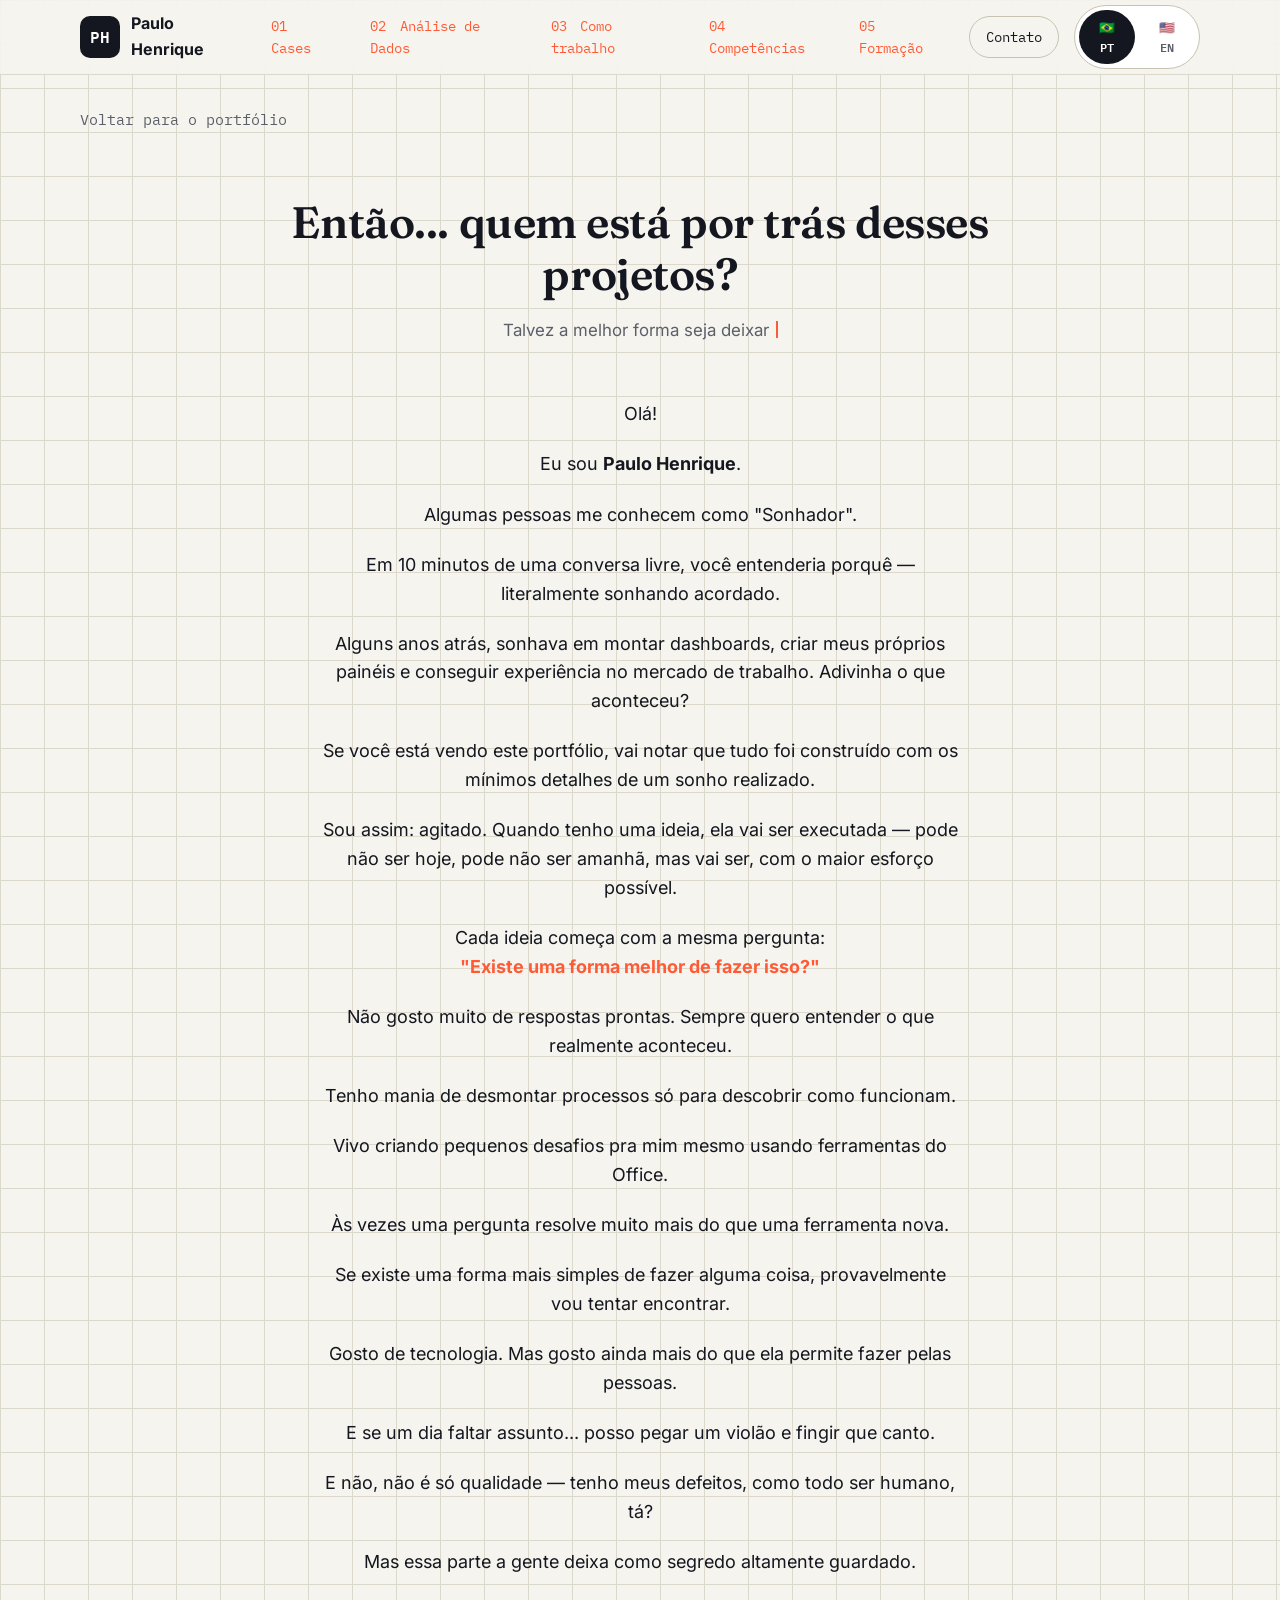
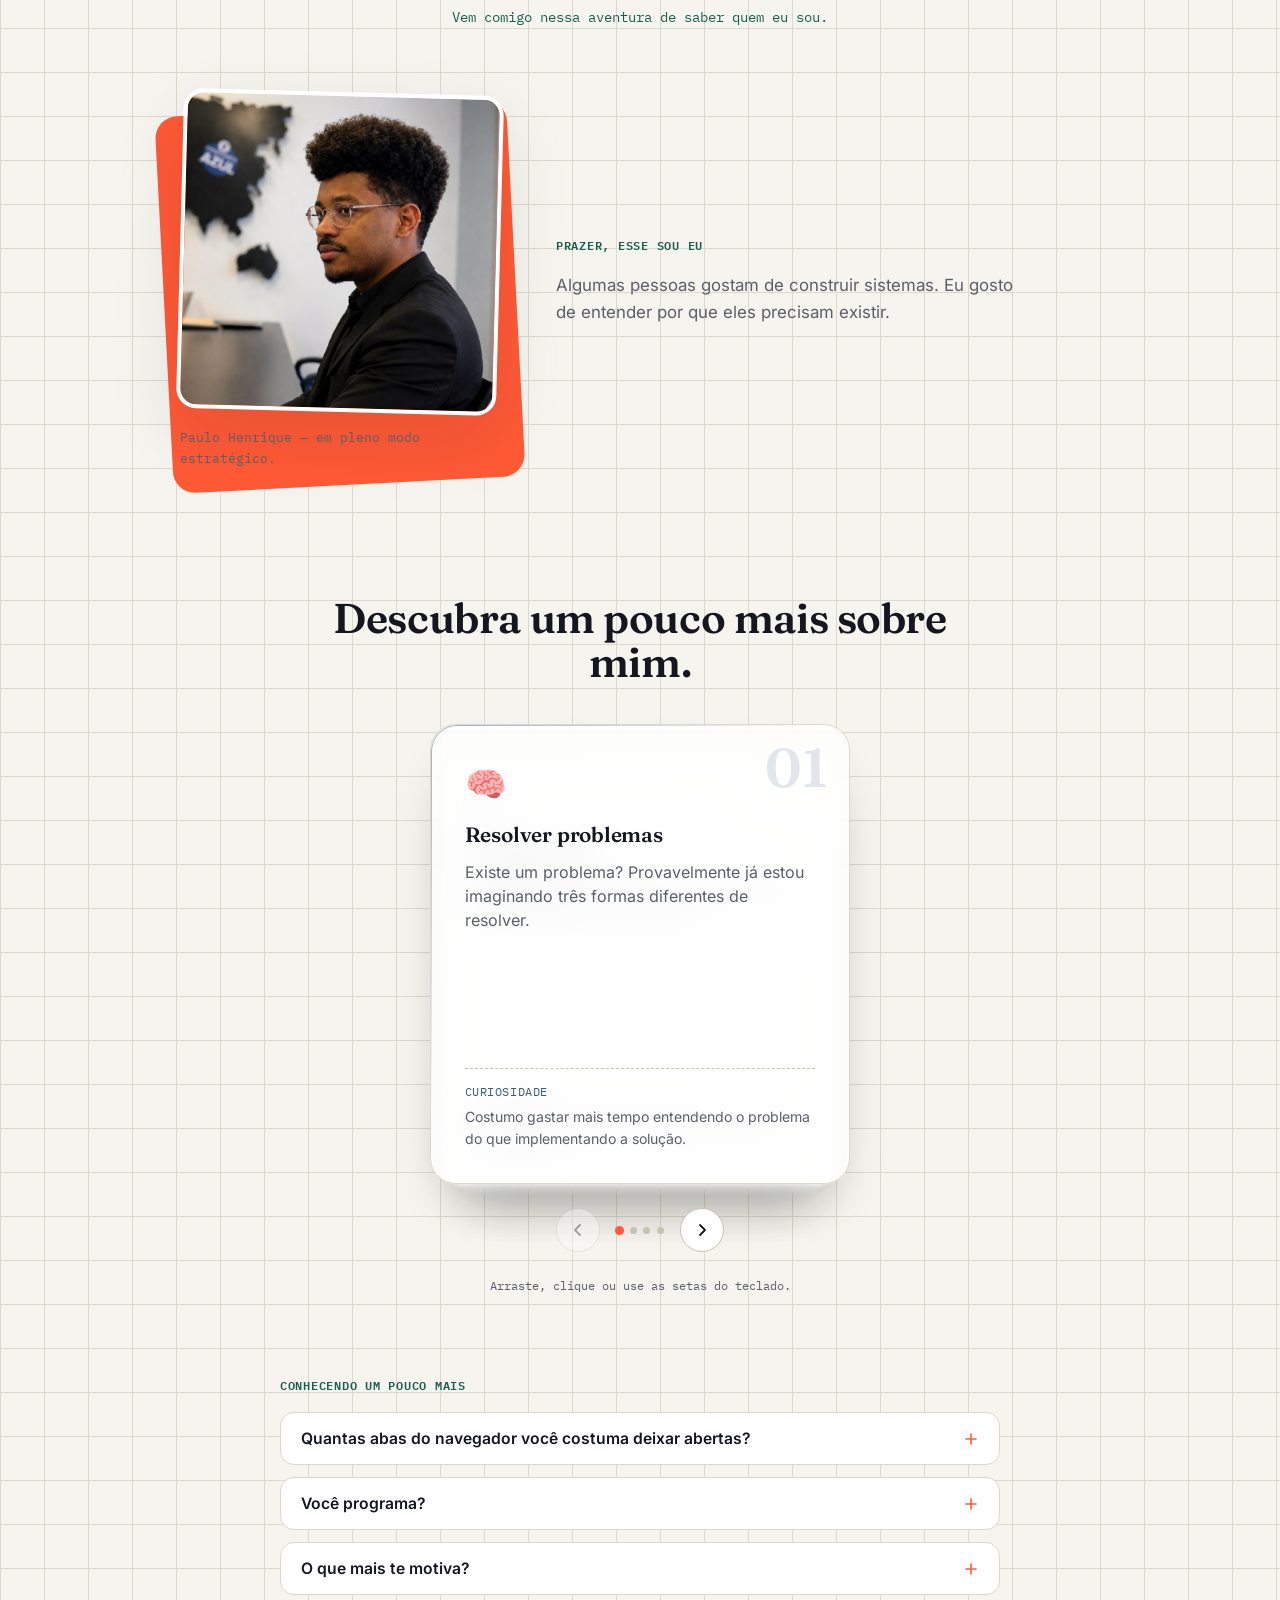
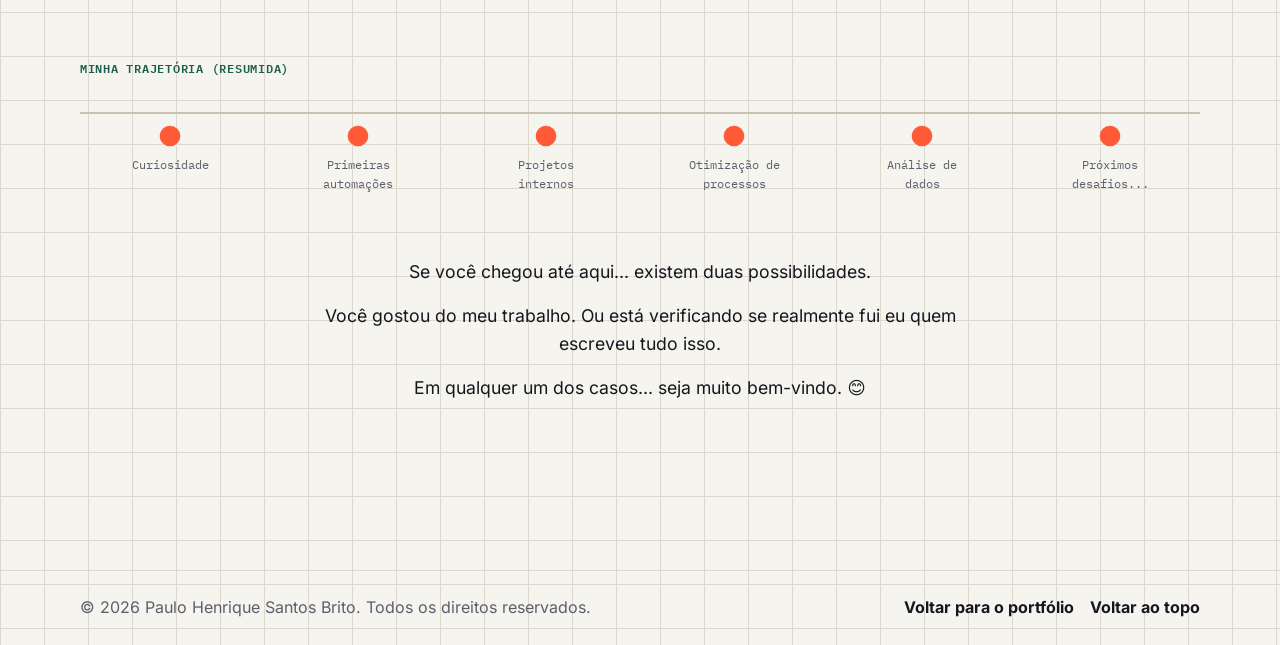
<file: quem-sou-eu.html>
<!DOCTYPE html>
<html lang="pt-BR" id="topo">
<head>
  <meta charset="UTF-8">
  <meta name="viewport" content="width=device-width, initial-scale=1.0">
  <title>Quem sou eu — Paulo Henrique Santos Brito</title>
  <meta name="description" content="Conheça um pouco mais sobre Paulo Henrique Santos Brito — Customer Success, CX e Business Analysis, além dos cases de portfólio.">
  <meta name="robots" content="noindex">
  <meta name="theme-color" content="#F5F3EC">
  <link href="fonts.css" rel="stylesheet">
  <link rel="stylesheet" href="styles.css">
  <link rel="stylesheet" href="i18n.css">
  <link rel="stylesheet" href="about.css">
  <link rel="stylesheet" href="deck.css">
  <link rel="apple-touch-icon" href="icon-192.png">
</head>
<body>
  <a class="skip-link" href="#conteudo" data-i18n="common.skip">Pular para o conteúdo</a>

  <header class="site-header" aria-label="Cabeçalho principal">
    <nav class="nav container" aria-label="Navegação principal">
      <a class="brand" href="index.html" aria-label="Paulo Henrique — início">
        <span class="brand-mark" aria-hidden="true">PH</span>
        <span>Paulo Henrique</span>
      </a>

      <button class="nav-toggle" type="button" aria-expanded="false" aria-controls="nav-links" aria-label="Abrir menu">
        <span></span>
        <span></span>
      </button>

      <div class="nav-links" id="nav-links">
        <a href="index.html#projetos"><span aria-hidden="true">01</span> <span data-i18n="nav.cases">Cases</span></a>
        <a href="index.html#analytics"><span aria-hidden="true">02</span> <span data-i18n="nav.analytics">Análise de Dados</span></a>
        <a href="index.html#metodo"><span aria-hidden="true">03</span> <span data-i18n="nav.method">Como trabalho</span></a>
        <a href="index.html#competencias"><span aria-hidden="true">04</span> <span data-i18n="nav.skills">Competências</span></a>
        <a href="index.html#formacao"><span aria-hidden="true">05</span> <span data-i18n="nav.education">Formação</span></a>
        <a class="nav-cta" href="index.html#contato" data-i18n="nav.contact">Contato</a>
        <div class="lang-switch" role="group" aria-label="Idioma / Language">
          <button type="button" class="lang-btn" data-lang="pt">🇧🇷 PT</button>
          <button type="button" class="lang-btn" data-lang="en">🇺🇸 EN</button>
        </div>
      </div>
    </nav>
  </header>

  <main id="conteudo">
    <div class="container quem-back">
      <a class="back-link" href="index.html">
        <span data-i18n="footer.backToPortfolio">Voltar para o portfólio</span>
      </a>
    </div>

    <section class="section quem-section" id="quem-sou-eu" aria-labelledby="quem-title">
      <div class="container quem-intro">
        <h2 class="quem-question reveal" id="quem-title" data-i18n="about.intro.question">Então... quem está por trás desses projetos?</h2>
        <p class="quem-subtitle" id="quemSubtitle" aria-live="polite">
          <span id="quemTypedText"></span><span class="quem-caret" aria-hidden="true"></span>
        </p>
      </div>

      <div class="container quem-presentation">
        <p class="reveal quem-line" data-i18n="about.lines.0">Olá!</p>
        <p class="reveal quem-line" data-i18n-html="about.lines.1">Eu sou <strong>Paulo Henrique</strong>.</p>
        <p class="reveal quem-line" data-i18n="about.lines.2">Algumas pessoas me conhecem como "Sonhador".</p>
        <p class="reveal quem-line" data-i18n="about.lines.3">Em 10 minutos de uma conversa livre, você entenderia porquê — literalmente sonhando acordado.</p>
        <p class="reveal quem-line" data-i18n="about.lines.4">Alguns anos atrás, sonhava em montar dashboards, criar meus próprios painéis e conseguir experiência no mercado de trabalho. Adivinha o que aconteceu?</p>
        <p class="reveal quem-line" data-i18n="about.lines.5">Se você está vendo este portfólio, vai notar que tudo foi construído com os mínimos detalhes de um sonho realizado.</p>
        <p class="reveal quem-line" data-i18n="about.lines.6">Sou assim: agitado. Quando tenho uma ideia, ela vai ser executada — pode não ser hoje, pode não ser amanhã, mas vai ser, com o maior esforço possível.</p>
        <p class="reveal quem-line quem-glow" data-i18n-html="about.lines.7">Cada ideia começa com a mesma pergunta: <span class="glow-phrase">"Existe uma forma melhor de fazer isso?"</span></p>
        <p class="reveal quem-line" data-i18n="about.lines.8">Não gosto muito de respostas prontas. Sempre quero entender o que realmente aconteceu.</p>
        <p class="reveal quem-line" data-i18n="about.lines.9">Tenho mania de desmontar processos só para descobrir como funcionam.</p>
        <p class="reveal quem-line" data-i18n="about.lines.10">Vivo criando pequenos desafios pra mim mesmo usando ferramentas do Office.</p>
        <p class="reveal quem-line" data-i18n="about.lines.11">Às vezes uma pergunta resolve muito mais do que uma ferramenta nova.</p>
        <p class="reveal quem-line" data-i18n="about.lines.12">Se existe uma forma mais simples de fazer alguma coisa, provavelmente vou tentar encontrar.</p>
        <p class="reveal quem-line" data-i18n="about.lines.13">Gosto de tecnologia. Mas gosto ainda mais do que ela permite fazer pelas pessoas.</p>
        <p class="reveal quem-line" data-i18n="about.lines.14">E se um dia faltar assunto... posso pegar um violão e fingir que canto.</p>
        <p class="reveal quem-line" data-i18n="about.lines.15">E não, não é só qualidade — tenho meus defeitos, como todo ser humano, tá?</p>
        <p class="reveal quem-line" data-i18n="about.lines.16">Mas essa parte a gente deixa como segredo altamente guardado.</p>
        <p class="reveal quem-line quem-line-cta" data-i18n="about.lines.17">Vem comigo nessa aventura de saber quem eu sou.</p>
      </div>

      <div class="container quem-portrait reveal">
        <figure class="quem-photo">
          <img src="paulo-henrique.jpg" alt="Paulo Henrique, de perfil, usando óculos e blazer preto, em um ambiente corporativo com um mapa-múndi decorativo ao fundo" loading="lazy">
          <figcaption>Paulo Henrique — em pleno modo estratégico.</figcaption>
        </figure>
        <div class="quem-portrait-note">
          <p class="eyebrow" data-i18n="about.portrait.eyebrow">Prazer, esse sou eu</p>
          <p data-i18n="about.portrait.text">Algumas pessoas gostam de construir sistemas. Eu gosto de entender por que eles precisam existir.</p>
        </div>
      </div>

      <section class="deck-section" id="deckSection" aria-label="Descubra um pouco mais sobre mim">
        <div class="container deck-intro">
          <h2 class="reveal" data-i18n="about.deck.title">Descubra um pouco mais sobre mim.</h2>
        </div>

        <div class="deck-stage">
          <canvas class="deck-bg" id="deckBg" aria-hidden="true"></canvas>

          <div class="deck" id="deck" role="group" aria-roledescription="cartões" aria-label="Cartões sobre minha personalidade">
            <article class="deck-card" data-accent="#3a5a8c" tabindex="0" aria-label="Cartão 1 de 4 — Resolver problemas" data-i18n-attr="aria-label:about.deck.c1.ariaLabel">
              <span class="deck-card-num" aria-hidden="true">01</span>
              <span class="deck-card-icon" aria-hidden="true">🧠</span>
              <h3 data-i18n="about.deck.c1.title">Resolver problemas</h3>
              <p class="deck-card-line" data-i18n="about.deck.c1.line">Existe um problema? Provavelmente já estou imaginando três formas diferentes de resolver.</p>
              <div class="deck-card-fact">
                <span class="deck-card-fact-label" data-i18n="about.deck.c1.factLabel">Curiosidade</span>
                <p data-i18n="about.deck.c1.fact">Costumo gastar mais tempo entendendo o problema do que implementando a solução.</p>
              </div>
            </article>
            <article class="deck-card" data-accent="#1b5e4f" tabindex="0" aria-label="Cartão 2 de 4 — Combustível" data-i18n-attr="aria-label:about.deck.c2.ariaLabel">
              <span class="deck-card-num" aria-hidden="true">02</span>
              <span class="deck-card-icon" aria-hidden="true">⚡</span>
              <h3 data-i18n="about.deck.c2.title">Combustível</h3>
              <p class="deck-card-line" data-i18n="about.deck.c2.line">Café quando dá. Energético quando o prazo resolve aparecer antes de mim.</p>
              <div class="deck-card-fact">
                <span class="deck-card-fact-label" data-i18n="about.deck.c2.factLabel">Curiosidade</span>
                <p data-i18n="about.deck.c2.fact">A documentação salva mais projetos do que muito código bonito.</p>
              </div>
            </article>
            <article class="deck-card" data-accent="#e2a63c" tabindex="0" aria-label="Cartão 3 de 4 — Modo favorito" data-i18n-attr="aria-label:about.deck.c3.ariaLabel">
              <span class="deck-card-num" aria-hidden="true">03</span>
              <span class="deck-card-icon" aria-hidden="true">📊</span>
              <h3 data-i18n="about.deck.c3.title">Modo favorito</h3>
              <p class="deck-card-line" data-i18n="about.deck.c3.line">Organizar. Automatizar. Melhorar.</p>
              <div class="deck-card-fact">
                <span class="deck-card-fact-label" data-i18n="about.deck.c3.factLabel">Curiosidade</span>
                <p data-i18n="about.deck.c3.fact">Se um processo precisa ser repetido cinco vezes, minha cabeça já pensa em automatizar.</p>
              </div>
            </article>
            <article class="deck-card" data-accent="#ff5a36" tabindex="0" aria-label="Cartão 4 de 4 — Objetivo" data-i18n-attr="aria-label:about.deck.c4.ariaLabel">
              <span class="deck-card-num" aria-hidden="true">04</span>
              <span class="deck-card-icon" aria-hidden="true">🎯</span>
              <h3 data-i18n="about.deck.c4.title">Objetivo</h3>
              <p class="deck-card-line" data-i18n="about.deck.c4.line">Criar soluções. Economizar tempo. Facilitar a vida das pessoas.</p>
              <div class="deck-card-fact">
                <span class="deck-card-fact-label" data-i18n="about.deck.c4.factLabel">Curiosidade</span>
                <p data-i18n="about.deck.c4.fact">Nada é mais satisfatório do que ouvir: "Agora isso ficou muito mais fácil."</p>
              </div>
            </article>
          </div>

          <div class="deck-controls">
            <button type="button" class="deck-btn deck-btn-prev" id="deckPrev" aria-label="Cartão anterior" data-i18n-attr="aria-label:about.deck.prevLabel">
              <svg viewBox="0 0 16 16" fill="none" width="16" height="16"><path d="M10 3L5 8l5 5" stroke="currentColor" stroke-width="1.8" stroke-linecap="round" stroke-linejoin="round"/></svg>
            </button>
            <div class="deck-progress" id="deckProgress" role="status" aria-live="polite"></div>
            <button type="button" class="deck-btn deck-btn-next" id="deckNext" aria-label="Próximo cartão" data-i18n-attr="aria-label:about.deck.nextLabel">
              <svg viewBox="0 0 16 16" fill="none" width="16" height="16"><path d="M6 3l5 5-5 5" stroke="currentColor" stroke-width="1.8" stroke-linecap="round" stroke-linejoin="round"/></svg>
            </button>
          </div>

          <p class="deck-hint" data-i18n="about.deck.hint">Arraste, clique ou use as setas do teclado.</p>
        </div>
      </section>

      <div class="container quem-curiosidades">
        <p class="eyebrow reveal" data-i18n="about.curiosities.eyebrow">Conhecendo um pouco mais</p>
        <div class="accordion">
          <div class="accordion-item reveal">
            <button type="button" class="accordion-trigger" aria-expanded="false" aria-controls="acc-panel-1" id="acc-trigger-1">
              <span data-i18n="about.curiosities.q1">Quantas abas do navegador você costuma deixar abertas?</span>
              <svg class="accordion-icon" viewBox="0 0 16 16" fill="none" width="16" height="16" aria-hidden="true"><path d="M8 3v10M3 8h10" stroke="currentColor" stroke-width="1.6" stroke-linecap="round"/></svg>
            </button>
            <div class="accordion-panel" id="acc-panel-1" role="region" aria-labelledby="acc-trigger-1" hidden>
              <p data-i18n="about.curiosities.a1">Mais do que eu deveria. Mas eu sei exatamente em qual delas está a informação que preciso.</p>
            </div>
          </div>
          <div class="accordion-item reveal">
            <button type="button" class="accordion-trigger" aria-expanded="false" aria-controls="acc-panel-2" id="acc-trigger-2">
              <span data-i18n="about.curiosities.q2">Você programa?</span>
              <svg class="accordion-icon" viewBox="0 0 16 16" fill="none" width="16" height="16" aria-hidden="true"><path d="M8 3v10M3 8h10" stroke="currentColor" stroke-width="1.6" stroke-linecap="round"/></svg>
            </button>
            <div class="accordion-panel" id="acc-panel-2" role="region" aria-labelledby="acc-trigger-2" hidden>
              <p data-i18n="about.curiosities.a2">O suficiente para transformar uma ideia em algo funcional. Meu maior interesse, porém, é entender o problema antes de escrever qualquer linha de código.</p>
            </div>
          </div>
          <div class="accordion-item reveal">
            <button type="button" class="accordion-trigger" aria-expanded="false" aria-controls="acc-panel-3" id="acc-trigger-3">
              <span data-i18n="about.curiosities.q3">O que mais te motiva?</span>
              <svg class="accordion-icon" viewBox="0 0 16 16" fill="none" width="16" height="16" aria-hidden="true"><path d="M8 3v10M3 8h10" stroke="currentColor" stroke-width="1.6" stroke-linecap="round"/></svg>
            </button>
            <div class="accordion-panel" id="acc-panel-3" role="region" aria-labelledby="acc-trigger-3" hidden>
              <p data-i18n="about.curiosities.a3">Quando alguém diz: "Isso economizou horas do meu trabalho e o problema está resolvido." Missão cumprida.</p>
            </div>
          </div>
        </div>
      </div>

      <div class="container">
        <p class="eyebrow reveal" data-i18n="about.timeline.eyebrow">Minha trajetória (resumida)</p>
        <ol class="quem-timeline">
          <li class="reveal"><span class="quem-tl-dot"></span><span class="quem-tl-label" data-i18n="about.timeline.t1">Curiosidade</span></li>
          <li class="reveal"><span class="quem-tl-dot"></span><span class="quem-tl-label" data-i18n="about.timeline.t2">Primeiras automações</span></li>
          <li class="reveal"><span class="quem-tl-dot"></span><span class="quem-tl-label" data-i18n="about.timeline.t3">Projetos internos</span></li>
          <li class="reveal"><span class="quem-tl-dot"></span><span class="quem-tl-label" data-i18n="about.timeline.t4">Otimização de processos</span></li>
          <li class="reveal"><span class="quem-tl-dot"></span><span class="quem-tl-label" data-i18n="about.timeline.t5">Análise de dados</span></li>
          <li class="reveal"><span class="quem-tl-dot"></span><span class="quem-tl-label" data-i18n="about.timeline.t6">Próximos desafios...</span></li>
        </ol>
      </div>

      <div class="container quem-final">
        <p class="reveal quem-final-text" data-i18n="about.final.l1">Se você chegou até aqui... existem duas possibilidades.</p>
        <p class="reveal quem-final-text" data-i18n="about.final.l2">Você gostou do meu trabalho. Ou está verificando se realmente fui eu quem escreveu tudo isso.</p>
        <p class="reveal quem-final-text" data-i18n="about.final.l3">Em qualquer um dos casos... seja muito bem-vindo. 😊</p>
        <button type="button" class="btn btn-primary quem-final-btn" id="quemFinalBtn" data-scroll-target="index.html#projetos" hidden>
          <span data-i18n="about.final.btn">Agora chega de falar de mim.</span>
        </button>
      </div>
    </section>
  </main>

  <footer class="site-footer">
    <div class="container footer-inner">
      <p>© <span id="current-year"></span> Paulo Henrique Santos Brito. <span data-i18n="footer.rights">Todos os direitos reservados.</span></p>
      <div class="footer-links">
        <a href="index.html" data-i18n="footer.backToPortfolio">Voltar para o portfólio</a>
        <a href="#topo" data-i18n="footer.backToTop">Voltar ao topo</a>
      </div>
    </div>
  </footer>

  <script src="i18n-pt.js"></script>
  <script src="i18n-en.js"></script>
  <script src="i18n.js"></script>
  <script src="script.js"></script>
  <script src="about.js"></script>
  <script src="deck.js"></script>
</body>
</html>
</file>
<file: fonts.css>
/* Fontes locais (self-hosted) — substitui o carregamento via Google Fonts CDN.
   Mesmas famílias, pesos e estilos usados originalmente no projeto:
   Fraunces 600, IBM Plex Mono 400/500/600, Inter 400/500/600/700. */

@font-face {
  font-family: 'Fraunces';
  font-style: normal;
  font-weight: 600;
  font-display: swap;
  src: url('./fraunces-latin-ext-600-normal.woff2') format('woff2');
  unicode-range: U+0100-024F, U+0259, U+1E00-1EFF, U+2020, U+20A0-20AB, U+20AD-20CF, U+2113, U+2C60-2C7F, U+A720-A7FF;
}
@font-face {
  font-family: 'Fraunces';
  font-style: normal;
  font-weight: 600;
  font-display: swap;
  src: url('./fraunces-latin-600-normal.woff2') format('woff2');
  unicode-range: U+0000-00FF, U+0131, U+0152-0153, U+02BB-02BC, U+2000-206F, U+2074, U+20AC, U+2122, U+2191, U+2193, U+2212, U+2215, U+FEFF, U+FFFD;
}

@font-face {
  font-family: 'IBM Plex Mono';
  font-style: normal;
  font-weight: 400;
  font-display: swap;
  src: url('./ibm-plex-mono-latin-ext-400-normal.woff2') format('woff2');
  unicode-range: U+0100-024F, U+0259, U+1E00-1EFF, U+2020, U+20A0-20AB, U+20AD-20CF, U+2113, U+2C60-2C7F, U+A720-A7FF;
}
@font-face {
  font-family: 'IBM Plex Mono';
  font-style: normal;
  font-weight: 400;
  font-display: swap;
  src: url('./ibm-plex-mono-latin-400-normal.woff2') format('woff2');
  unicode-range: U+0000-00FF, U+0131, U+0152-0153, U+02BB-02BC, U+2000-206F, U+2074, U+20AC, U+2122, U+2191, U+2193, U+2212, U+2215, U+FEFF, U+FFFD;
}
@font-face {
  font-family: 'IBM Plex Mono';
  font-style: normal;
  font-weight: 500;
  font-display: swap;
  src: url('./ibm-plex-mono-latin-ext-500-normal.woff2') format('woff2');
  unicode-range: U+0100-024F, U+0259, U+1E00-1EFF, U+2020, U+20A0-20AB, U+20AD-20CF, U+2113, U+2C60-2C7F, U+A720-A7FF;
}
@font-face {
  font-family: 'IBM Plex Mono';
  font-style: normal;
  font-weight: 500;
  font-display: swap;
  src: url('./ibm-plex-mono-latin-500-normal.woff2') format('woff2');
  unicode-range: U+0000-00FF, U+0131, U+0152-0153, U+02BB-02BC, U+2000-206F, U+2074, U+20AC, U+2122, U+2191, U+2193, U+2212, U+2215, U+FEFF, U+FFFD;
}
@font-face {
  font-family: 'IBM Plex Mono';
  font-style: normal;
  font-weight: 600;
  font-display: swap;
  src: url('./ibm-plex-mono-latin-ext-600-normal.woff2') format('woff2');
  unicode-range: U+0100-024F, U+0259, U+1E00-1EFF, U+2020, U+20A0-20AB, U+20AD-20CF, U+2113, U+2C60-2C7F, U+A720-A7FF;
}
@font-face {
  font-family: 'IBM Plex Mono';
  font-style: normal;
  font-weight: 600;
  font-display: swap;
  src: url('./ibm-plex-mono-latin-600-normal.woff2') format('woff2');
  unicode-range: U+0000-00FF, U+0131, U+0152-0153, U+02BB-02BC, U+2000-206F, U+2074, U+20AC, U+2122, U+2191, U+2193, U+2212, U+2215, U+FEFF, U+FFFD;
}

@font-face {
  font-family: 'Inter';
  font-style: normal;
  font-weight: 400;
  font-display: swap;
  src: url('./inter-latin-ext-400-normal.woff2') format('woff2');
  unicode-range: U+0100-024F, U+0259, U+1E00-1EFF, U+2020, U+20A0-20AB, U+20AD-20CF, U+2113, U+2C60-2C7F, U+A720-A7FF;
}
@font-face {
  font-family: 'Inter';
  font-style: normal;
  font-weight: 400;
  font-display: swap;
  src: url('./inter-latin-400-normal.woff2') format('woff2');
  unicode-range: U+0000-00FF, U+0131, U+0152-0153, U+02BB-02BC, U+2000-206F, U+2074, U+20AC, U+2122, U+2191, U+2193, U+2212, U+2215, U+FEFF, U+FFFD;
}
@font-face {
  font-family: 'Inter';
  font-style: normal;
  font-weight: 500;
  font-display: swap;
  src: url('./inter-latin-ext-500-normal.woff2') format('woff2');
  unicode-range: U+0100-024F, U+0259, U+1E00-1EFF, U+2020, U+20A0-20AB, U+20AD-20CF, U+2113, U+2C60-2C7F, U+A720-A7FF;
}
@font-face {
  font-family: 'Inter';
  font-style: normal;
  font-weight: 500;
  font-display: swap;
  src: url('./inter-latin-500-normal.woff2') format('woff2');
  unicode-range: U+0000-00FF, U+0131, U+0152-0153, U+02BB-02BC, U+2000-206F, U+2074, U+20AC, U+2122, U+2191, U+2193, U+2212, U+2215, U+FEFF, U+FFFD;
}
@font-face {
  font-family: 'Inter';
  font-style: normal;
  font-weight: 600;
  font-display: swap;
  src: url('./inter-latin-ext-600-normal.woff2') format('woff2');
  unicode-range: U+0100-024F, U+0259, U+1E00-1EFF, U+2020, U+20A0-20AB, U+20AD-20CF, U+2113, U+2C60-2C7F, U+A720-A7FF;
}
@font-face {
  font-family: 'Inter';
  font-style: normal;
  font-weight: 600;
  font-display: swap;
  src: url('./inter-latin-600-normal.woff2') format('woff2');
  unicode-range: U+0000-00FF, U+0131, U+0152-0153, U+02BB-02BC, U+2000-206F, U+2074, U+20AC, U+2122, U+2191, U+2193, U+2212, U+2215, U+FEFF, U+FFFD;
}
@font-face {
  font-family: 'Inter';
  font-style: normal;
  font-weight: 700;
  font-display: swap;
  src: url('./inter-latin-ext-700-normal.woff2') format('woff2');
  unicode-range: U+0100-024F, U+0259, U+1E00-1EFF, U+2020, U+20A0-20AB, U+20AD-20CF, U+2113, U+2C60-2C7F, U+A720-A7FF;
}
@font-face {
  font-family: 'Inter';
  font-style: normal;
  font-weight: 700;
  font-display: swap;
  src: url('./inter-latin-700-normal.woff2') format('woff2');
  unicode-range: U+0000-00FF, U+0131, U+0152-0153, U+02BB-02BC, U+2000-206F, U+2074, U+20AC, U+2122, U+2191, U+2193, U+2212, U+2215, U+FEFF, U+FFFD;
}
</file>
<file: styles.css>
:root {
  --paper: #f6f4ee;
  --paper-2: #ffffff;
  --ink: #14171f;
  --ink-soft: #5b5f6a;
  --line: #dcd8cb;
  --line-strong: #c7c2b1;
  --signal: #ff5a36;
  --teal: #1b5e4f;
  --panel: #14171f;
  --shadow: 0 24px 70px rgba(20, 23, 31, 0.10);
  --font-display: "Fraunces", Georgia, serif;
  --font-body: "Inter", system-ui, sans-serif;
  --font-mono: "IBM Plex Mono", monospace;
}

* { box-sizing: border-box; }
html { scroll-behavior: smooth; }
body {
  margin: 0;
  color: var(--ink);
  font-family: var(--font-body);
  background-color: var(--paper);
  background-image: linear-gradient(var(--line) 1px, transparent 1px), linear-gradient(90deg, var(--line) 1px, transparent 1px);
  background-size: 44px 44px;
  line-height: 1.6;
}
body.nav-open { overflow: hidden; }
a { color: inherit; text-decoration: none; }
ul, ol { margin: 0; padding: 0; }
li { list-style-position: inside; }
img { max-width: 100%; display: block; }
:focus-visible { outline: 2px solid var(--signal); outline-offset: 4px; }

.skip-link {
  left: 1rem;
  padding: .75rem 1rem;
  position: fixed;
  top: .75rem;
  transform: translateY(-150%);
  background: var(--ink);
  color: #fff;
  border-radius: 999px;
  z-index: 100;
}
.skip-link:focus { transform: translateY(0); }

.container { width: min(1120px, calc(100% - 2rem)); margin-inline: auto; }
.section { padding: 5rem 0; }
.site-header {
  position: sticky;
  top: 0;
  z-index: 50;
  background: rgba(246, 244, 238, .82);
  backdrop-filter: blur(10px);
  border-bottom: 1px solid var(--line);
}
.nav { min-height: 74px; display: flex; align-items: center; justify-content: space-between; gap: 1rem; }
.brand { display: inline-flex; align-items: center; gap: .7rem; font-weight: 700; }
.brand-mark { display: grid; place-items: center; width: 42px; height: 42px; color: #fff; background: var(--ink); border-radius: 10px; font-family: var(--font-mono); }
.nav-toggle { display: grid; gap: 7px; width: 46px; height: 46px; place-content: center; border: 1px solid var(--line-strong); border-radius: 999px; background: var(--paper-2); }
.nav-toggle span { display: block; width: 20px; height: 2px; background: var(--ink); transition: transform .2s ease; }
.nav-toggle[aria-expanded="true"] span:first-child { transform: translateY(4.5px) rotate(45deg); }
.nav-toggle[aria-expanded="true"] span:last-child { transform: translateY(-4.5px) rotate(-45deg); }
.nav-links {
  position: absolute;
  left: 1rem;
  right: 1rem;
  top: calc(100% + .5rem);
  display: grid;
  gap: .4rem;
  padding: 1rem;
  border: 1px solid var(--line);
  border-radius: 18px;
  background: var(--paper-2);
  box-shadow: var(--shadow);
  transform: scaleY(.94);
  transform-origin: top;
  opacity: 0;
  pointer-events: none;
  transition: opacity .2s ease, transform .2s ease;
}
.nav-links.is-open { opacity: 1; pointer-events: auto; transform: scaleY(1); }
.nav-links a { padding: .75rem; border-radius: 12px; font-family: var(--font-mono); font-size: .86rem; }
.nav-links a span { color: var(--signal); margin-right: .35rem; }
.nav-links a:hover { background: var(--paper); }
.nav-cta { border: 1px solid var(--line-strong); text-align: center; }
.nav-cta:hover { background: var(--ink) !important; color: #fff; }

.eyebrow, .card-meta, .readout-head, .method-item span, .skill-group h3 { font-family: var(--font-mono); }
.eyebrow { margin: 0 0 1rem; color: var(--teal); font-weight: 600; text-transform: uppercase; letter-spacing: .06em; font-size: .78rem; }
h1, h2, h3 { font-family: var(--font-display); letter-spacing: -0.01em; line-height: 1.05; margin: 0; }
h1 { font-size: clamp(3rem, 10vw, 6.8rem); max-width: 860px; }
h2 { font-size: clamp(2rem, 5vw, 4.2rem); }
h3 { font-size: 1.55rem; }
em { color: var(--signal); font-style: normal; }
.hero { padding-top: 6rem; }
.hero-grid, .split-section { display: grid; gap: 2rem; }
.hero-text, .section-header p, .project-card p, .method-item p, .contact-card p { color: var(--ink-soft); font-size: 1.05rem; }
.hero-text { max-width: 690px; }
.actions { display: flex; flex-wrap: wrap; gap: .8rem; margin-top: 2rem; }
.btn { display: inline-flex; align-items: center; justify-content: center; min-height: 48px; padding: .85rem 1.2rem; border-radius: 999px; font-weight: 700; transition: transform .2s ease, background .2s ease, color .2s ease, border-color .2s ease; }
.btn:hover { transform: translateY(-2px); }
.btn-primary { background: var(--signal); color: #fff; border: 1px solid var(--signal); }
.btn-secondary { background: rgba(255,255,255,.72); border: 1px solid var(--line-strong); }
.btn-secondary.dark { background: transparent; color: #fff; border-color: rgba(255,255,255,.35); }

.readout, .contact-card { background: var(--panel); color: #fff; border-radius: 24px; box-shadow: var(--shadow); }
.readout { padding: 1rem; align-self: end; }
.readout-head { display: flex; justify-content: space-between; gap: 1rem; padding: .8rem; border-bottom: 1px solid rgba(255,255,255,.16); color: #fff; font-size: .82rem; }
.status { color: var(--signal); }
dl { margin: 0; }
.readout dl div { display: grid; grid-template-columns: 1fr auto; gap: 1rem; align-items: end; padding: 1.2rem .8rem; border-bottom: 1px solid rgba(255,255,255,.10); }
.readout dl div:last-child { border-bottom: 0; }
dt { color: rgba(255,255,255,.72); }
dd { margin: 0; color: var(--signal); font: 600 clamp(1.6rem, 6vw, 3rem)/1 var(--font-mono); }

.section-header { margin-bottom: 2rem; max-width: 760px; }
.project-grid, .method-grid { display: grid; gap: 1rem; }
.project-card, .method-item, .skill-groups { background: var(--paper-2); border: 1px solid var(--line); border-radius: 18px; }
.project-card { padding: 1.35rem; display: flex; flex-direction: column; gap: 1rem; transition: transform .2s ease, border-color .2s ease; }
.project-card:hover { transform: translateY(-4px); border-color: var(--line-strong); }
.project-card.featured { background: var(--ink); color: #fff; }
.project-card.featured p, .project-card.featured li { color: rgba(255,255,255,.76); }
.card-meta { display: flex; flex-wrap: wrap; gap: .5rem; justify-content: space-between; color: var(--teal); font-size: .76rem; }
.card-meta span:first-child { background: rgba(27,94,79,.10); padding: .35rem .55rem; border-radius: 999px; }
.featured .card-meta { color: #fff; }
.featured .card-meta span:first-child { background: var(--signal); }
.project-card ul { display: grid; gap: .5rem; color: var(--ink-soft); }
.project-card a { margin-top: auto; color: var(--signal); font-weight: 700; }

.analytics-section { padding-top: 1rem; }

.method-grid { counter-reset: step; list-style: none; }
.method-item { padding: 1.3rem; list-style: none; }
.method-item span { color: var(--signal); font-weight: 700; }
.method-item h3 { margin: .8rem 0 .6rem; }
.skill-groups { padding: 1.2rem; display: grid; gap: 1.2rem; }
.skill-group h3 { color: var(--teal); font-size: .86rem; margin-bottom: .6rem; }
.skill-group div, .education-list { display: flex; flex-wrap: wrap; gap: .6rem; }
.skill-group span, .education-list li { list-style: none; border-radius: 999px; padding: .55rem .8rem; background: var(--paper); border: 1px solid var(--line); }
.education-list li { background: transparent; border-style: dashed; }
.contact-card { padding: clamp(1.5rem, 5vw, 3rem); }
.contact-card .eyebrow { color: var(--signal); }
.contact-card h2 { max-width: 820px; }
.contact-card p { color: rgba(255,255,255,.76); }
.site-footer { border-top: 1px solid var(--line); padding: 1.5rem 0; color: var(--ink-soft); }
.footer-inner { display: flex; flex-wrap: wrap; justify-content: space-between; gap: 1rem; }
.footer-inner p { margin: 0; }
.footer-inner a { color: var(--ink); font-weight: 700; }
.footer-links { display: flex; flex-wrap: wrap; gap: 1rem; }

.reveal { opacity: 0; transform: translateY(16px); transition: opacity .55s ease, transform .55s ease; }
.reveal.is-visible { opacity: 1; transform: translateY(0); }

@media (min-width: 721px) {
  .nav-toggle { display: none; }
  .nav-links { position: static; display: flex; align-items: center; padding: 0; border: 0; border-radius: 0; background: transparent; box-shadow: none; opacity: 1; pointer-events: auto; transform: none; }
  .nav-links a { padding: .55rem .7rem; }
  .nav-cta { padding-inline: 1rem !important; border-radius: 999px !important; }
  .project-grid, .method-grid { grid-template-columns: repeat(2, 1fr); }
}
@media (min-width: 901px) {
  .hero-grid, .split-section { grid-template-columns: minmax(0, 1.25fr) minmax(340px, .75fr); align-items: center; }
  .project-grid { grid-template-columns: repeat(3, 1fr); }
  .method-grid { grid-template-columns: repeat(4, 1fr); }
}
@media (max-width: 900px) {
  .split-section { grid-template-columns: 1fr; }
}
@media (prefers-reduced-motion: reduce) {
  *, *::before, *::after { animation-duration: .01ms !important; animation-iteration-count: 1 !important; scroll-behavior: auto !important; transition-duration: .01ms !important; }
  html { scroll-behavior: auto; }
  .reveal { opacity: 1; transform: none; }
}
</file>
<file: i18n.css>
/* ============================================================
   Barra de progresso de leitura
   ============================================================ */
.reading-progress{
  position: fixed; top: 0; left: 0; right: 0; height: 3px; z-index: 999;
  background: transparent; pointer-events: none;
}
.reading-progress span{
  display: block; height: 100%; width: 0%; background: var(--signal);
  transition: width .1s linear;
}
@media (prefers-reduced-motion: reduce){
  .reading-progress span{ transition: none; }
}

/* ============================================================
   Refinamentos de foco/hover — sem alterar o layout existente
   ============================================================ */
a, button { transition: color .2s ease, background-color .2s ease, border-color .2s ease, transform .2s ease, box-shadow .2s ease; }
:focus-visible{ outline: 2px solid var(--signal); outline-offset: 2px; }

.lang-switch{
  display: inline-flex; align-items: center; gap: .2rem;
  background: var(--paper-2); border: 1px solid var(--line-strong); border-radius: 999px;
  padding: .25rem; margin-top: .35rem;
}
.lang-btn{
  display: inline-flex; align-items: center; gap: .35rem;
  font-family: var(--font-mono); font-size: .78rem; font-weight: 600;
  padding: .45rem .75rem; border-radius: 999px; color: var(--ink-soft);
  background: transparent; border: none; cursor: pointer;
  transition: background .25s ease, color .25s ease, transform .15s ease;
}
.lang-btn:hover{ color: var(--ink); transform: translateY(-1px); }
.lang-btn.is-active{ background: var(--ink); color: #fff; }
.lang-btn:focus-visible{ outline: 2px solid var(--signal); outline-offset: 2px; }

@media (min-width: 721px){
  .lang-switch{ margin-top: 0; margin-left: .5rem; }
}
@media (prefers-reduced-motion: reduce){
  .lang-btn{ transition: none; }
}
</file>
<file: about.css>
/* ============================================================
   QUEM SOU EU — usa exatamente os tokens de styles.css
   (--paper, --paper-2, --ink, --ink-soft, --line, --line-strong,
   --signal, --teal, --shadow, --font-display, --font-body, --font-mono)
   ============================================================ */

.quem-section { padding-top: 4rem; }

.quem-back { padding-top: 2rem; }
.back-link {
  display: inline-flex; align-items: center; gap: .5rem; font-size: .92rem; color: var(--ink-soft);
  font-family: var(--font-mono); transition: color .2s ease;
}
.back-link:hover { color: var(--ink); }

/* Intro: pergunta grande + subtítulo com efeito de digitação */
.quem-intro { text-align: center; max-width: 760px; margin: 0 auto 3.5rem; }
.quem-question {
  font-family: var(--font-display); font-weight: 600;
  font-size: clamp(1.7rem, 4vw, 2.75rem); line-height: 1.18; margin: 0 0 .85rem;
}
.quem-subtitle { min-height: 1.6em; font-size: 1.05rem; color: var(--ink-soft); }
.quem-caret {
  display: inline-block; width: 2px; height: 1em; background: var(--signal);
  margin-left: 2px; vertical-align: -2px; animation: quemBlink 1s step-end infinite;
}
@keyframes quemBlink { 50% { opacity: 0; } }

/* Apresentação: frases surgindo uma a uma */
.quem-presentation { max-width: 640px; margin: 0 auto 4rem; display: grid; gap: 1.35rem; text-align: center; }
.quem-line { font-size: 1.12rem; margin: 0; }
.quem-line strong { color: var(--ink); }
.quem-line-cta { font-family: var(--font-mono); font-size: .9rem; color: var(--teal); margin-top: .4rem; }

.glow-phrase { display: inline-block; color: var(--signal); font-weight: 700; position: relative; }
.quem-glow.is-visible .glow-phrase { animation: quemGlowPulse 1.8s ease .3s 1; }
@keyframes quemGlowPulse {
  0%   { text-shadow: 0 0 0 rgba(255, 90, 54, 0); transform: scale(1); }
  40%  { text-shadow: 0 0 18px rgba(255, 90, 54, .55); transform: scale(1.035); }
  100% { text-shadow: 0 0 0 rgba(255, 90, 54, 0); transform: scale(1); }
}

/* Retrato — momento de revelação depois da apresentação em texto */
.quem-portrait {
  display: grid; grid-template-columns: 1fr; gap: 2rem; align-items: center;
  max-width: 920px; margin: 0 auto 4rem; text-align: center;
}
.quem-photo { position: relative; margin: 0 auto; max-width: 320px; }
.quem-photo::before {
  content: ''; position: absolute; top: 16px; left: -16px; right: -16px; bottom: -16px;
  background: var(--signal); border-radius: 22px; transform: rotate(-3deg); z-index: 0;
}
.quem-photo img {
  position: relative; z-index: 1; display: block; width: 100%;
  border-radius: 20px; border: 4px solid var(--paper-2); box-shadow: var(--shadow);
  transform: rotate(1.5deg); transition: transform .4s ease;
}
.quem-photo:hover img { transform: rotate(0deg) scale(1.015); }
.quem-photo figcaption {
  position: relative; z-index: 1; margin-top: 1rem;
  font-family: var(--font-mono); font-size: .8rem; color: var(--ink-soft);
}
.quem-portrait-note { max-width: 480px; margin: 0 auto; }
.quem-portrait-note p:not(.eyebrow) { font-size: 1.05rem; color: var(--ink-soft); margin: 0; }

@media (min-width: 900px) {
  .quem-portrait { grid-template-columns: 320px 1fr; text-align: left; gap: 3.5rem; }
  .quem-photo { margin: 0; }
  .quem-portrait-note { text-align: left; margin: 0; }
}
@media (prefers-reduced-motion: reduce) {
  .quem-photo img { transition: none; }
}

/* Cartões substituídos pelo deck interativo — ver deck.css */

/* Curiosidades — acordeão */
.quem-curiosidades { max-width: 720px; margin: 0 auto 4rem; }
.accordion { display: grid; gap: .75rem; }
.accordion-item { border: 1px solid var(--line); border-radius: 14px; background: var(--paper-2); overflow: hidden; }
.accordion-trigger {
  width: 100%; display: flex; align-items: center; justify-content: space-between; gap: 1rem;
  padding: 1rem 1.25rem; font-family: var(--font-body); font-weight: 600; font-size: .98rem; color: var(--ink);
  background: none; border: none; cursor: pointer; text-align: left;
}
.accordion-icon { flex: 0 0 auto; color: var(--signal); transition: transform .3s ease; }
.accordion-trigger[aria-expanded="true"] .accordion-icon { transform: rotate(45deg); }
.accordion-panel { overflow: hidden; padding: 0 1.25rem; transition: max-height .35s ease; }
.accordion-panel:not([hidden]) { padding-bottom: 1.15rem; }
.accordion-panel p { margin: 0; color: var(--ink-soft); font-size: .95rem; }

/* Timeline horizontal (vertical no mobile) */
.quem-timeline {
  list-style: none; margin: 1.5rem 0 4rem; padding-top: 1.5rem;
  display: flex; justify-content: space-between; gap: .5rem; position: relative;
}
.quem-timeline::before { content: ''; position: absolute; top: 9px; left: 0; right: 0; height: 2px; background: var(--line-strong); }
.quem-timeline li { position: relative; flex: 1; display: flex; flex-direction: column; align-items: center; gap: .6rem; text-align: center; }
.quem-tl-dot {
  width: 18px; height: 18px; border-radius: 50%; background: var(--paper-2); border: 2px solid var(--line-strong);
  position: relative; z-index: 1; transition: background .3s ease, border-color .3s ease, transform .3s ease;
}
.quem-timeline li.is-visible .quem-tl-dot { background: var(--signal); border-color: var(--signal); transform: scale(1.15); }
.quem-tl-label { font-family: var(--font-mono); font-size: .76rem; color: var(--ink-soft); max-width: 110px; }

@media (max-width: 720px) {
  .quem-timeline { flex-direction: column; align-items: flex-start; gap: 1.5rem; padding-left: 1.4rem; padding-top: 0; }
  .quem-timeline::before { top: 0; bottom: 0; left: 9px; right: auto; width: 2px; height: auto; }
  .quem-timeline li { flex-direction: row; text-align: left; align-items: center; }
  .quem-tl-label { max-width: none; }
}

/* Mensagem final + CTA com atraso */
.quem-final { text-align: center; max-width: 640px; margin: 0 auto; }
.quem-final-text { font-size: 1.1rem; margin: 0 0 1rem; }
.quem-final-btn {
  margin-top: 1.5rem; opacity: 0; transform: translateY(10px);
  transition: opacity .5s ease, transform .5s ease;
}
.quem-final-btn.is-visible { opacity: 1; transform: translateY(0); }

@media (prefers-reduced-motion: reduce) {
  .quem-caret { animation: none; opacity: 1; }
  .quem-glow.is-visible .glow-phrase { animation: none; }
  .quem-tl-dot, .quem-final-btn { transition: none; }
}
</file>
<file: deck.css>
/* ============================================================
   DECK — pilha de cartões interativa ("Descubra um pouco mais")
   Usa os tokens existentes (--paper, --ink, --line, --shadow,
   --font-display/mono). Cada carta ganha uma cor própria via
   atributo data-accent, lido pelo deck.js.
   ============================================================ */

:root{
  --deck-ease-spring: cubic-bezier(.34, 1.56, .64, 1);
  --deck-ease-out: cubic-bezier(.22, 1, .36, 1);
  --deck-ease-fling: cubic-bezier(.55, 0, 1, .45);
}

.deck-section{ padding: 4rem 0 5rem; position: relative; }
.deck-intro{ text-align: center; max-width: 640px; margin: 0 auto 2.5rem; }
.deck-intro h2{ font-size: clamp(1.8rem, 4vw, 2.6rem); }

.deck-stage{
  position: relative; max-width: 560px; margin: 0 auto; padding: 0 1rem;
  display: flex; flex-direction: column; align-items: center; gap: 1.5rem;
}
.deck-bg{
  position: absolute; inset: -40px -20px; z-index: 0; pointer-events: none;
  width: calc(100% + 40px); height: calc(100% + 80px);
}

.deck{
  position: relative; z-index: 1; width: min(420px, 88vw); height: 460px;
  perspective: 1200px;
}
.deck-card{
  position: absolute; inset: 0; margin: auto;
  background: rgba(255,255,255,.8); backdrop-filter: blur(18px); -webkit-backdrop-filter: blur(18px);
  border: 1px solid var(--line); border-radius: 26px;
  padding: 2rem 2.1rem; display: flex; flex-direction: column; gap: .85rem;
  box-shadow: 0 30px 60px -22px rgba(20,23,31,.2), 0 0 0 1px rgba(255,255,255,.5) inset;
  user-select: none; touch-action: none;
  transform: translateY(calc(var(--stack-i, 0) * 14px)) scale(calc(1 - var(--stack-i, 0) * .045));
  opacity: calc(1 - var(--stack-i, 0) * .2);
  z-index: calc(10 - var(--stack-i, 0));
  filter: blur(calc(var(--stack-i, 0) * 1.1px));
  transition: transform .5s var(--deck-ease-out), opacity .4s ease, filter .4s ease;
  pointer-events: none;
  will-change: transform, opacity;
}
.deck-card::before{
  content: ''; position: absolute; inset: 0; border-radius: 26px; padding: 1px;
  background: linear-gradient(135deg, var(--accent, var(--signal)) 0%, transparent 45%);
  opacity: .5; -webkit-mask: linear-gradient(#fff 0 0) content-box, linear-gradient(#fff 0 0);
  -webkit-mask-composite: xor; mask-composite: exclude; pointer-events: none;
}
.deck-card[data-active="true"]{ pointer-events: auto; cursor: grab; }
.deck-card.is-dragging{ transition: box-shadow .2s ease; cursor: grabbing; }
.deck-card.is-leaving{ transition: transform .55s var(--deck-ease-fling), opacity .5s ease; }
.deck-card.is-entering{ transition: transform .55s var(--deck-ease-spring), opacity .5s ease; }
.deck-card:focus-visible{ outline: 2px solid var(--signal); outline-offset: 3px; }

.deck-card-num{
  position: absolute; right: 1.4rem; top: 1rem; font-family: var(--font-display); font-weight: 600;
  font-size: 3.4rem; color: var(--accent, var(--signal)); opacity: .14; line-height: 1;
}
.deck-card-icon{ font-size: 2.1rem; }
.deck-card h3{ font-size: 1.3rem; margin: 0; }
.deck-card-line{ color: var(--ink-soft); margin: 0; font-size: 1rem; line-height: 1.5; }
.deck-card-fact{
  margin-top: auto; padding-top: .85rem; border-top: 1px dashed var(--line-strong);
  display: grid; gap: .3rem;
}
.deck-card-fact-label{
  font-family: var(--font-mono); font-size: .72rem; letter-spacing: .05em; text-transform: uppercase;
  color: var(--accent, var(--teal));
}
.deck-card-fact p{ margin: 0; font-size: .88rem; color: var(--ink-soft); }

/* Controles */
.deck-controls{ position: relative; z-index: 1; display: flex; align-items: center; gap: 1rem; }
.deck-btn{
  width: 44px; height: 44px; border-radius: 50%; display: flex; align-items: center; justify-content: center;
  background: var(--paper-2); border: 1px solid var(--line-strong); color: var(--ink);
  transition: transform .2s ease, border-color .2s ease, color .2s ease;
}
.deck-btn:hover{ border-color: var(--signal); color: var(--signal); transform: translateY(-2px); }
.deck-btn:disabled{ opacity: .35; pointer-events: none; }

.deck-progress{ display: flex; gap: .4rem; }
.deck-progress span{
  width: 7px; height: 7px; border-radius: 50%; background: var(--line-strong);
  transition: background .3s ease, transform .3s ease;
}
.deck-progress span.is-active{ background: var(--signal); transform: scale(1.3); }

.deck-hint{
  position: relative; z-index: 1; font-family: var(--font-mono); font-size: .78rem;
  color: var(--ink-soft); text-align: center; margin: 0;
}

@media (max-width: 480px){
  .deck{ height: 420px; }
  .deck-card{ padding: 1.6rem 1.5rem; }
  .deck-card-num{ font-size: 2.6rem; }
}

@media (prefers-reduced-motion: reduce){
  .deck-card{ transition: opacity .25s ease !important; transform: none !important; filter: none !important; }
  .deck-card:not([data-active="true"]){ display: none; }
}
</file>
